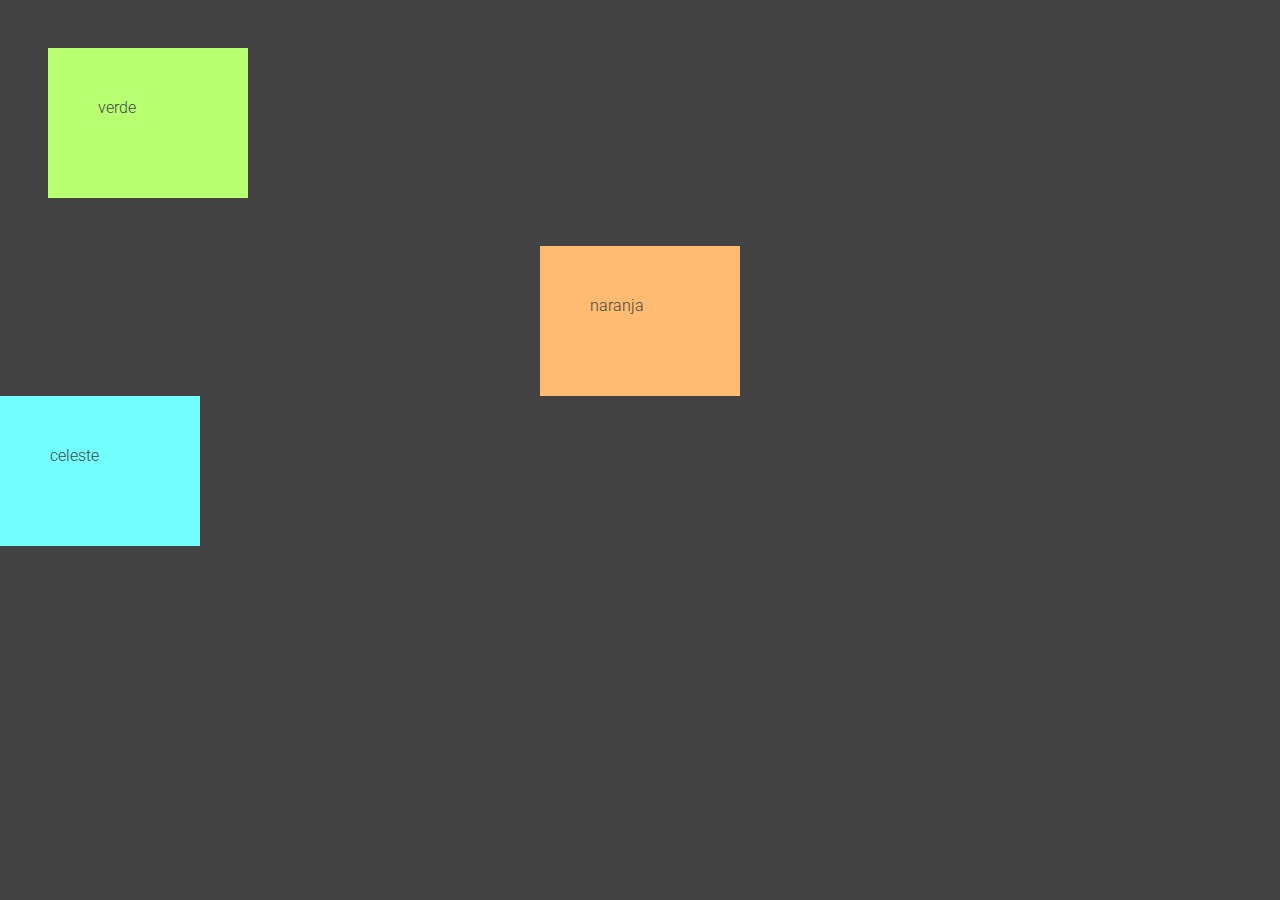
<file: clase1/boxModel.html>
<!doctype html>
<html lang="en">
<head>
    <meta charset="UTF-8">
    <meta name="viewport"
          content="width=device-width, user-scalable=no, initial-scale=1.0, maximum-scale=1.0, minimum-scale=1.0">
    <meta http-equiv="X-UA-Compatible" content="ie=edge">
    <title>Box Model</title>
    <link rel="stylesheet" href="css/boxModel.css">
</head>
<body>
    <div id="verde">verde</div>
    <div id="naranja">naranja</div>
    <div id="celeste">celeste</div>

</body>
</html>
</file>
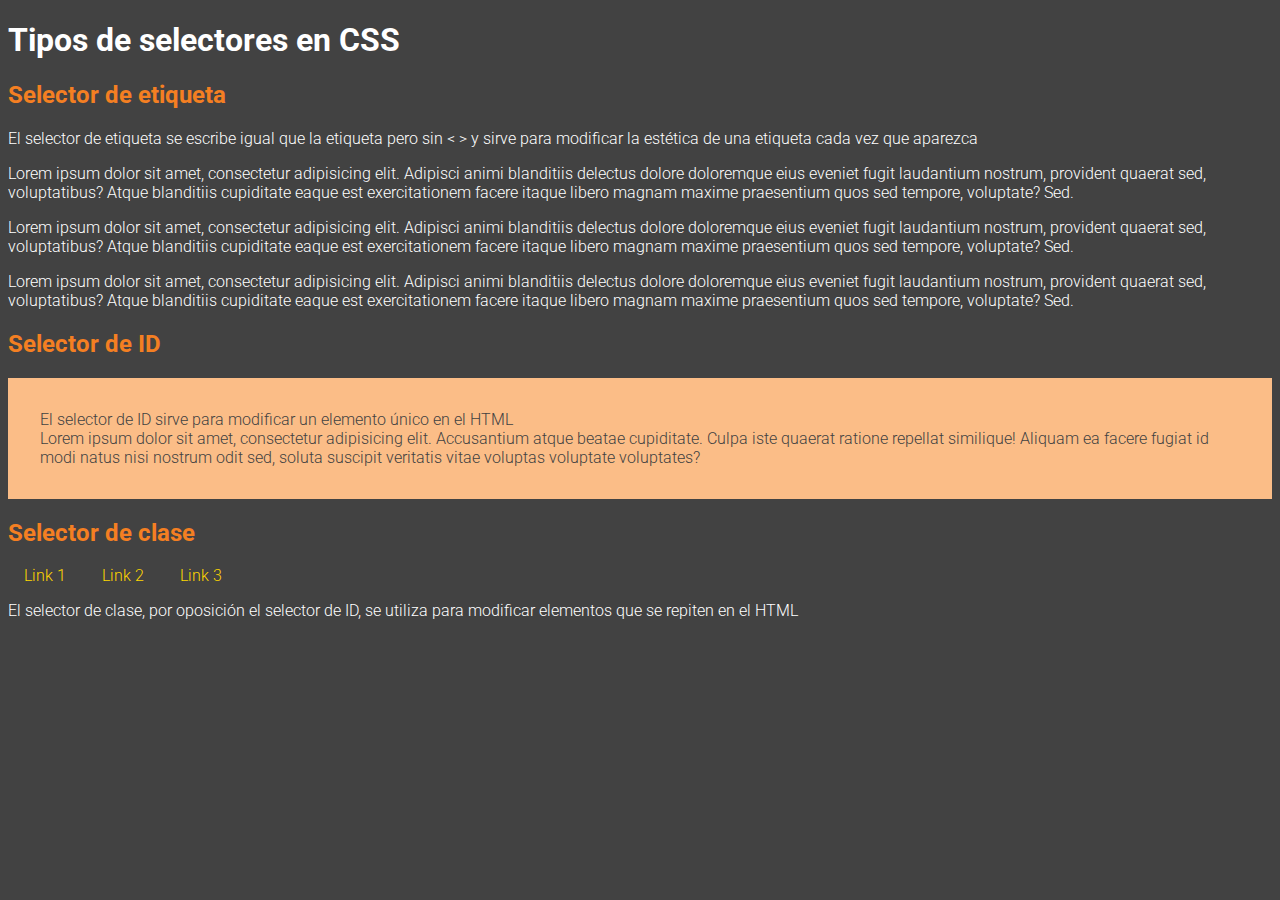
<file: clase1/selectores.html>
<!doctype html>
<html lang="en">
<head>
    <meta charset="UTF-8">
    <meta name="viewport"
          content="width=device-width, user-scalable=no, initial-scale=1.0, maximum-scale=1.0, minimum-scale=1.0">
    <meta http-equiv="X-UA-Compatible" content="ie=edge">
    <title>Tipos de selectores en CSS</title>
    <link rel="stylesheet" href="css/selectores.css">
</head>
<body>
<h1>Tipos de selectores en CSS</h1>
<h2>Selector de etiqueta</h2>
<p>
    El selector de etiqueta se escribe igual que la etiqueta pero sin &lt; &gt;
    y sirve para modificar la estética de una etiqueta cada vez que aparezca
</p>
<p>
    Lorem ipsum dolor sit amet, consectetur adipisicing elit. Adipisci animi blanditiis delectus dolore doloremque eius eveniet fugit laudantium nostrum, provident quaerat sed, voluptatibus? Atque blanditiis cupiditate eaque est exercitationem facere itaque libero magnam maxime praesentium quos sed tempore, voluptate? Sed.
</p>
<p>
    Lorem ipsum dolor sit amet, consectetur adipisicing elit. Adipisci animi blanditiis delectus dolore doloremque eius eveniet fugit laudantium nostrum, provident quaerat sed, voluptatibus? Atque blanditiis cupiditate eaque est exercitationem facere itaque libero magnam maxime praesentium quos sed tempore, voluptate? Sed.
</p>
<p>
    Lorem ipsum dolor sit amet, consectetur adipisicing elit. Adipisci animi blanditiis delectus dolore doloremque eius eveniet fugit laudantium nostrum, provident quaerat sed, voluptatibus? Atque blanditiis cupiditate eaque est exercitationem facere itaque libero magnam maxime praesentium quos sed tempore, voluptate? Sed.
</p>

<h2>Selector de ID</h2>
<p id="parrafo">
    El selector de ID sirve para modificar un elemento único en el HTML
    <br>
    Lorem ipsum dolor sit amet, consectetur adipisicing elit. Accusantium atque beatae cupiditate. Culpa iste quaerat ratione repellat similique! Aliquam ea facere fugiat id modi natus nisi nostrum odit sed, soluta suscipit veritatis vitae voluptas voluptate voluptates?
</p>

<h2>Selector de clase</h2>
<nav>
    <a class="enlace" href="#">Link 1</a>
    <a class="enlace" href="#">Link 2</a>
    <a class="enlace" href="#">Link 3</a>
</nav>
<p>
    El selector de clase, por oposición el selector de ID, se utiliza para modificar elementos que se repiten en el HTML
</p>

</body>
</html>
</file>
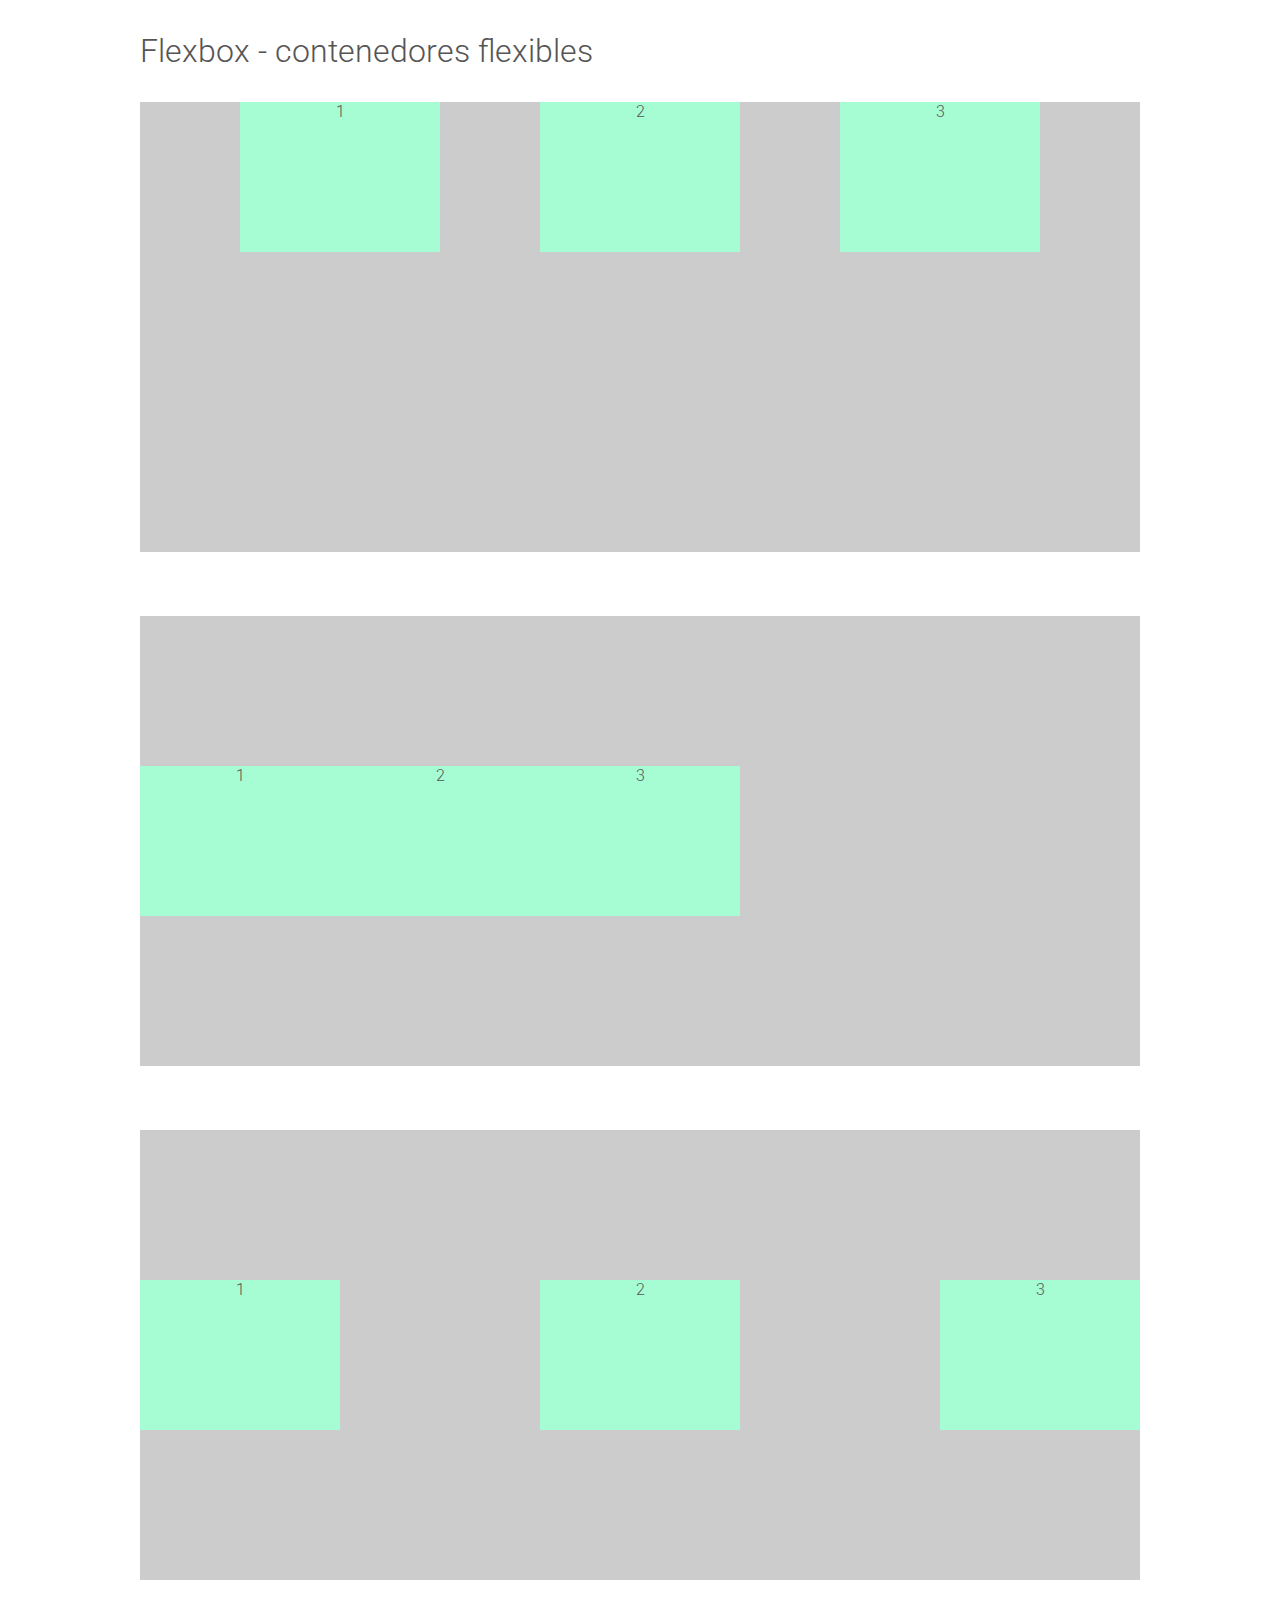
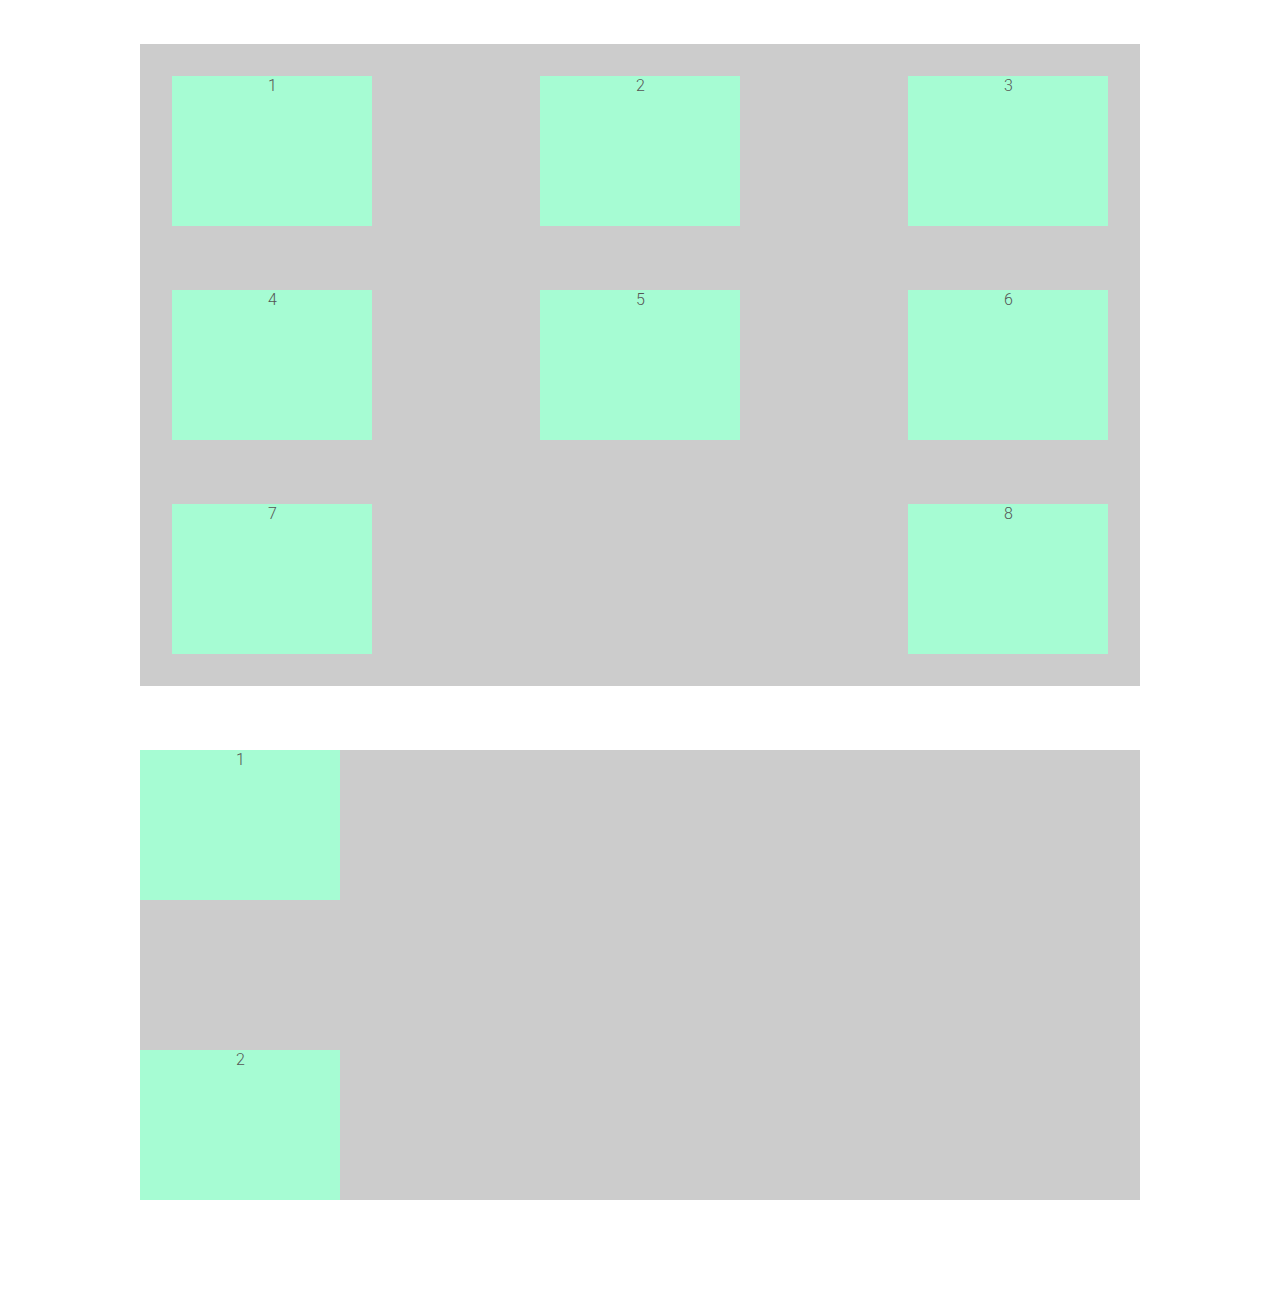
<file: clase2/flexbox.html>
<!doctype html>
<html lang="en">
<head>
    <meta charset="UTF-8">
    <meta name="viewport"
          content="width=device-width, user-scalable=no, initial-scale=1.0, maximum-scale=1.0, minimum-scale=1.0">
    <meta http-equiv="X-UA-Compatible" content="ie=edge">
    <title>Flexbox</title>
    <link rel="stylesheet" href="css/flexbox.css">
</head>
<body>
    <h1>Flexbox - contenedores flexibles</h1>

    <section id="contenedor">
        <div>1</div>
        <div>2</div>
        <div>3</div>
    </section>


    <section id="contenedor2">
        <div>1</div>
        <div>2</div>
        <div>3</div>
    </section>

    <section id="contenedor3">
        <div>1</div>
        <div>2</div>
        <div>3</div>
    </section>

    <section id="contenedor4">
        <div>1</div>
        <div>2</div>
        <div>3</div>
        <div>4</div>
        <div>5</div>
        <div>6</div>
        <div>7</div>
        <div>8</div>
    </section>

    <section id="contenedor5">
        <div>1</div>
        <div>2</div>

    </section>



</body>
</html>
</file>
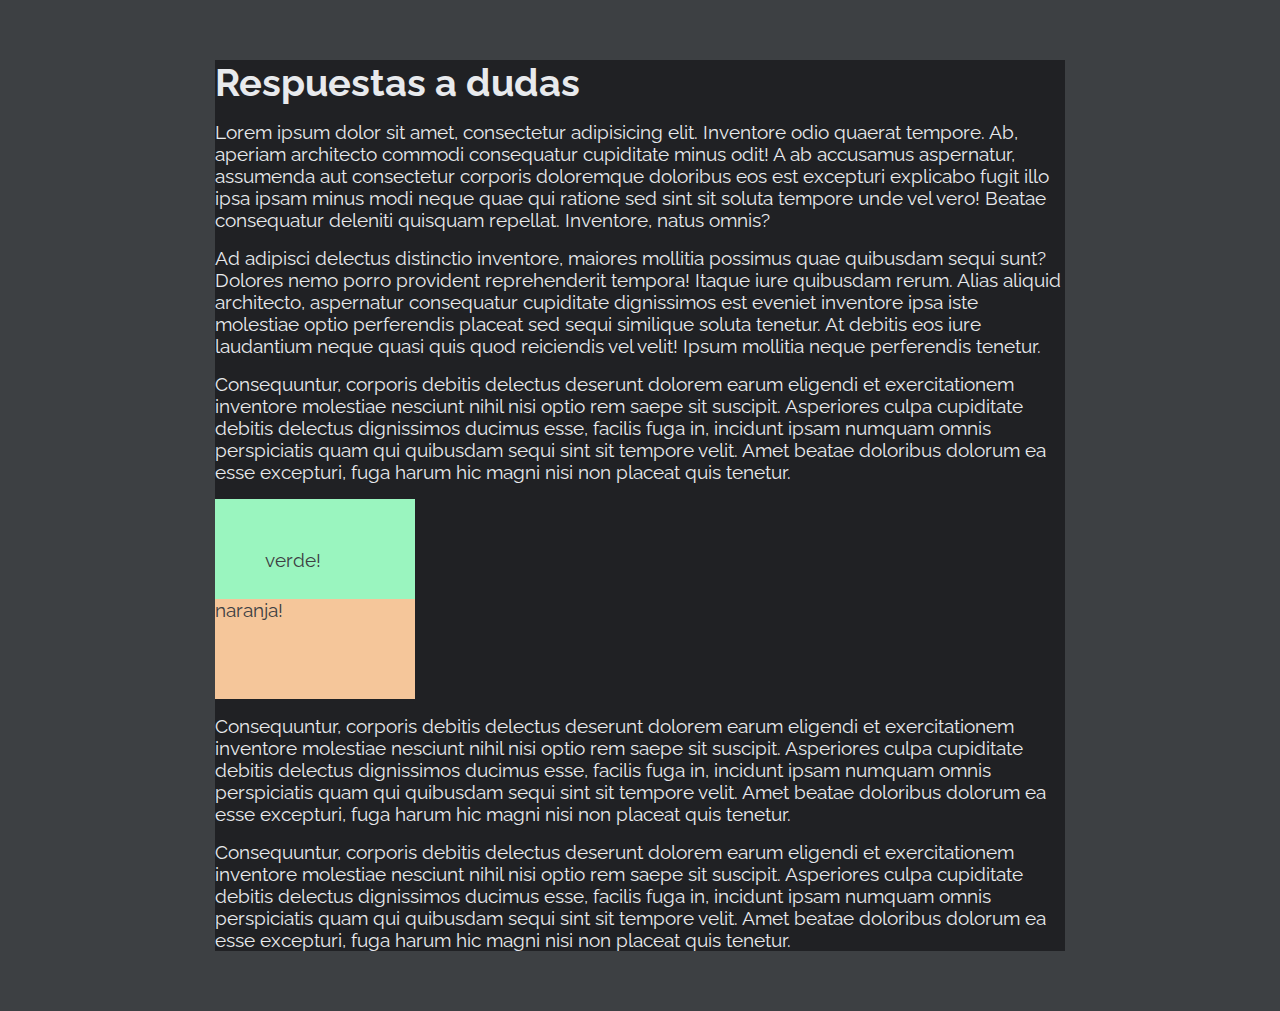
<file: clase4/dudas.html>
<!doctype html>
<html lang="en">
<head>
    <meta charset="UTF-8">
    <meta name="viewport"
          content="width=device-width, user-scalable=no, initial-scale=1.0, maximum-scale=1.0, minimum-scale=1.0">
    <meta http-equiv="X-UA-Compatible" content="ie=edge">
    <title>Document</title>
    <link rel="stylesheet" href="css/dudas.css">
</head>
<body>
    <main>
        <h1>Respuestas a dudas</h1>

        <p>Lorem ipsum dolor sit amet, consectetur adipisicing elit. Inventore odio quaerat tempore. Ab, aperiam
            architecto commodi consequatur cupiditate minus odit! A ab accusamus aspernatur, assumenda aut consectetur
            corporis doloremque doloribus eos est excepturi explicabo fugit illo ipsa ipsam minus modi neque quae qui
            ratione sed sint sit soluta tempore unde vel vero! Beatae consequatur deleniti quisquam repellat. Inventore,
            natus omnis?
        </p>
        <p>Ad adipisci delectus distinctio inventore, maiores mollitia possimus quae quibusdam sequi sunt? Dolores nemo
            porro provident reprehenderit tempora! Itaque iure quibusdam rerum. Alias aliquid architecto, aspernatur
            consequatur cupiditate dignissimos est eveniet inventore ipsa iste molestiae optio perferendis placeat sed
            sequi similique soluta tenetur. At debitis eos iure laudantium neque quasi quis quod reiciendis vel velit!
            Ipsum mollitia neque perferendis tenetur.
        </p>
        <p>Consequuntur, corporis debitis delectus deserunt dolorem earum eligendi et exercitationem inventore molestiae
            nesciunt nihil nisi optio rem saepe sit suscipit. Asperiores culpa cupiditate debitis delectus dignissimos
            ducimus esse, facilis fuga in, incidunt ipsam numquam omnis perspiciatis quam qui quibusdam sequi sint sit
            tempore velit. Amet beatae doloribus dolorum ea esse excepturi, fuga harum hic magni nisi non placeat quis
            tenetur.
        </p>

        <div id="verde">verde!</div>
        <div id="naranja">naranja!</div>

        <p>Consequuntur, corporis debitis delectus deserunt dolorem earum eligendi et exercitationem inventore molestiae
            nesciunt nihil nisi optio rem saepe sit suscipit. Asperiores culpa cupiditate debitis delectus dignissimos
            ducimus esse, facilis fuga in, incidunt ipsam numquam omnis perspiciatis quam qui quibusdam sequi sint sit
            tempore velit. Amet beatae doloribus dolorum ea esse excepturi, fuga harum hic magni nisi non placeat quis
            tenetur.
        </p>        <p>Consequuntur, corporis debitis delectus deserunt dolorem earum eligendi et exercitationem inventore molestiae
        nesciunt nihil nisi optio rem saepe sit suscipit. Asperiores culpa cupiditate debitis delectus dignissimos
        ducimus esse, facilis fuga in, incidunt ipsam numquam omnis perspiciatis quam qui quibusdam sequi sint sit
        tempore velit. Amet beatae doloribus dolorum ea esse excepturi, fuga harum hic magni nisi non placeat quis
        tenetur.
    </p>

    </main>


</body>
</html>
</file>
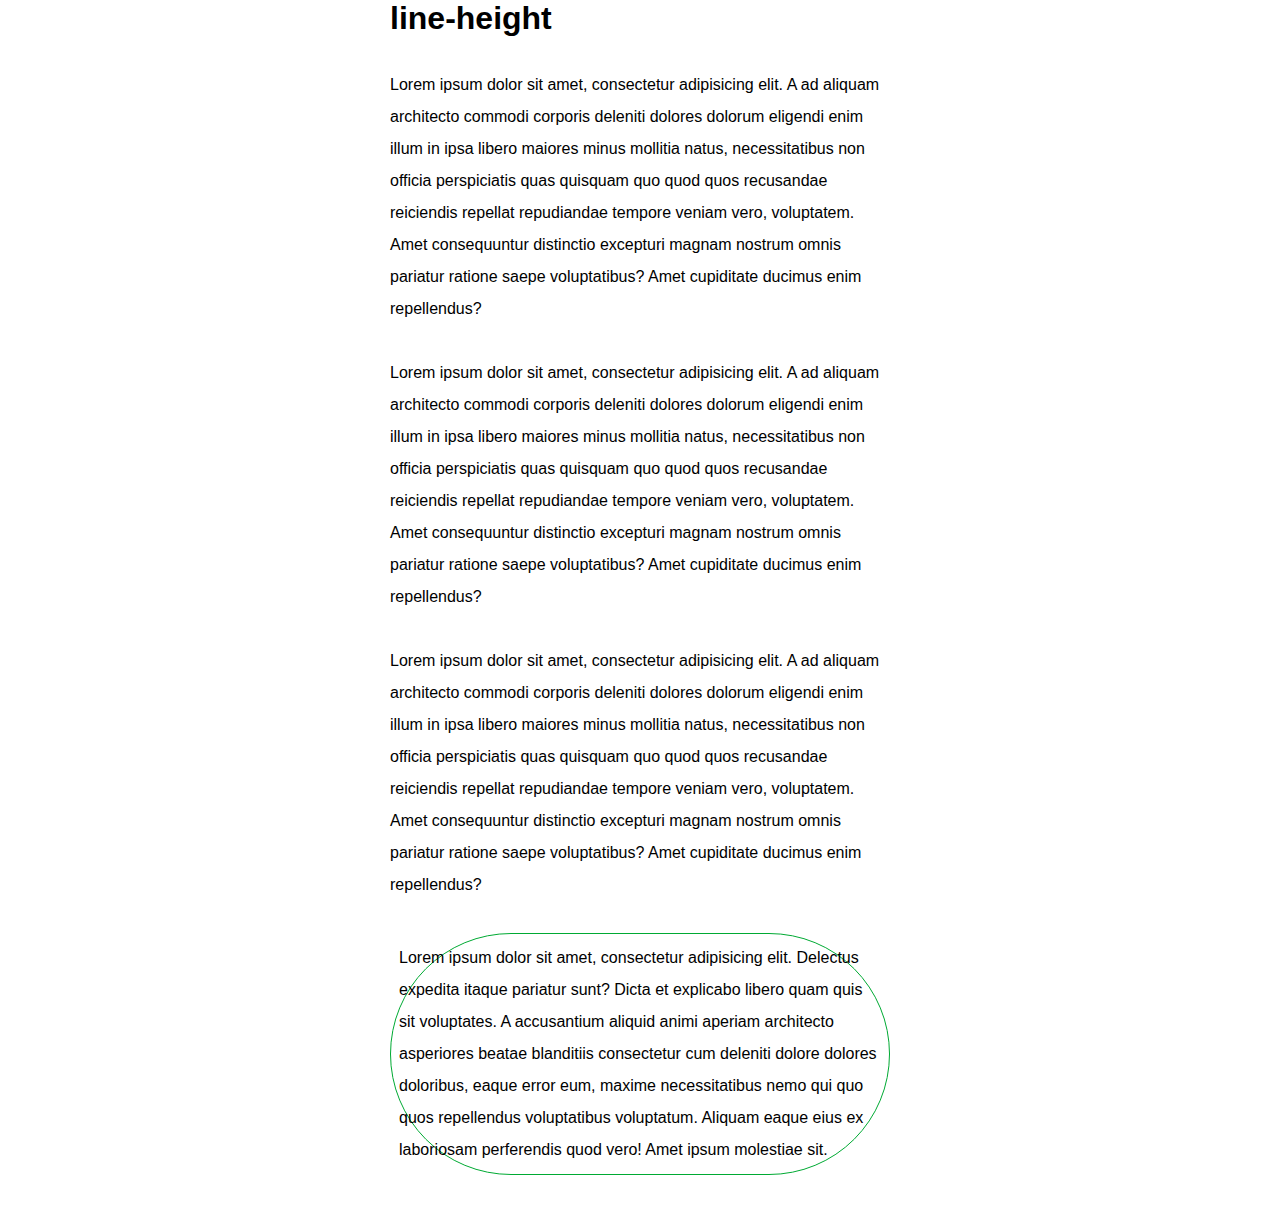
<file: clase8/line-height.html>
<!doctype html>
<html lang="en">
<head>
    <meta charset="UTF-8">
    <meta name="viewport"
          content="width=device-width, user-scalable=no, initial-scale=1.0, maximum-scale=1.0, minimum-scale=1.0">
    <meta http-equiv="X-UA-Compatible" content="ie=edge">
    <title>line-height</title>
    <link rel="stylesheet" href="css/line-height.css">
</head>
<body>
    <h1>line-height</h1>

    <p>
        Lorem ipsum dolor sit amet, consectetur adipisicing elit. A ad aliquam architecto commodi corporis deleniti dolores dolorum eligendi enim illum in ipsa libero maiores minus mollitia natus, necessitatibus non officia perspiciatis quas quisquam quo quod quos recusandae reiciendis repellat repudiandae tempore veniam vero, voluptatem. Amet consequuntur distinctio excepturi magnam nostrum omnis pariatur ratione saepe voluptatibus? Amet cupiditate ducimus enim repellendus?
    </p>
    <p>
        Lorem ipsum dolor sit amet, consectetur adipisicing elit. A ad aliquam architecto commodi corporis deleniti dolores dolorum eligendi enim illum in ipsa libero maiores minus mollitia natus, necessitatibus non officia perspiciatis quas quisquam quo quod quos recusandae reiciendis repellat repudiandae tempore veniam vero, voluptatem. Amet consequuntur distinctio excepturi magnam nostrum omnis pariatur ratione saepe voluptatibus? Amet cupiditate ducimus enim repellendus?
    </p>
    <p>
        Lorem ipsum dolor sit amet, consectetur adipisicing elit. A ad aliquam architecto commodi corporis deleniti dolores dolorum eligendi enim illum in ipsa libero maiores minus mollitia natus, necessitatibus non officia perspiciatis quas quisquam quo quod quos recusandae reiciendis repellat repudiandae tempore veniam vero, voluptatem. Amet consequuntur distinctio excepturi magnam nostrum omnis pariatur ratione saepe voluptatibus? Amet cupiditate ducimus enim repellendus?
    </p>

    <p id="redondo">
        Lorem ipsum dolor sit amet, consectetur adipisicing elit. Delectus expedita itaque pariatur sunt? Dicta et explicabo libero quam quis sit voluptates. A accusantium aliquid animi aperiam architecto asperiores beatae blanditiis consectetur cum deleniti dolore dolores doloribus, eaque error eum, maxime necessitatibus nemo qui quo quos repellendus voluptatibus voluptatum. Aliquam eaque eius ex laboriosam perferendis quod vero! Amet ipsum molestiae sit.
    </p>


</body>
</html>
</file>
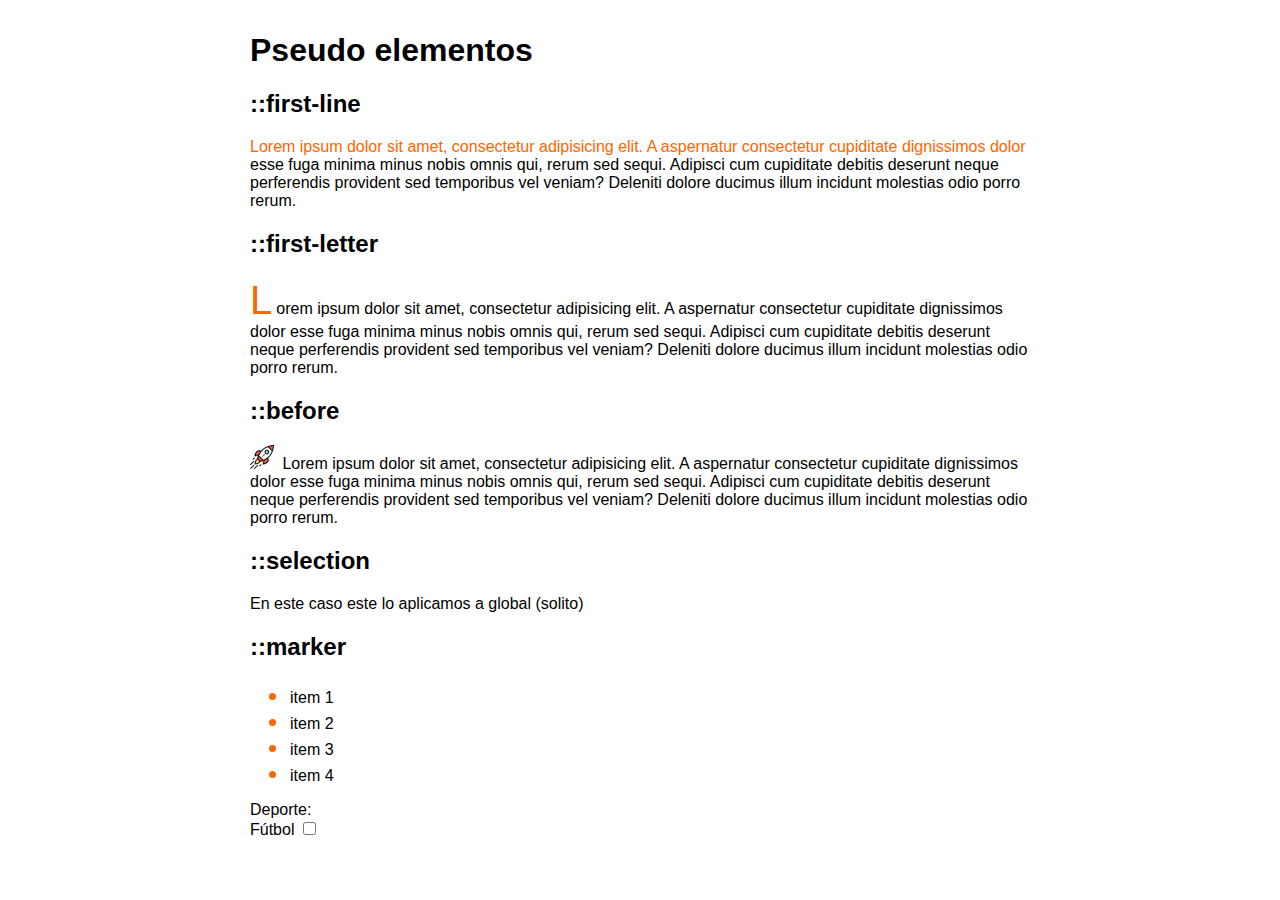
<file: clase9/pseudo-elementos.html>
<!doctype html>
<html lang="en">
<head>
    <meta charset="UTF-8">
    <meta name="viewport"
          content="width=device-width, user-scalable=no, initial-scale=1.0, maximum-scale=1.0, minimum-scale=1.0">
    <meta http-equiv="X-UA-Compatible" content="ie=edge">
    <title>Pseudo elementos</title>
    <link rel="stylesheet" href="css/pseudo-elementos.css">
</head>
<body>
    <h1>Pseudo elementos</h1>
    <h2>::first-line</h2>
    <section id="primero">
        <p>
            Lorem ipsum dolor sit amet, consectetur adipisicing elit. A aspernatur consectetur cupiditate dignissimos dolor esse fuga minima minus nobis omnis qui, rerum sed sequi. Adipisci cum cupiditate debitis deserunt neque perferendis provident sed temporibus vel veniam? Deleniti dolore ducimus illum incidunt molestias odio porro rerum.
        </p>
    </section>
    <h2>::first-letter</h2>
    <section id="segundo">
        <p>
            Lorem ipsum dolor sit amet, consectetur adipisicing elit. A aspernatur consectetur cupiditate dignissimos dolor esse fuga minima minus nobis omnis qui, rerum sed sequi. Adipisci cum cupiditate debitis deserunt neque perferendis provident sed temporibus vel veniam? Deleniti dolore ducimus illum incidunt molestias odio porro rerum.
        </p>
    </section>

    <h2>::before</h2>
    <section id="tercero">
        <p>
            Lorem ipsum dolor sit amet, consectetur adipisicing elit. A aspernatur consectetur cupiditate dignissimos dolor esse fuga minima minus nobis omnis qui, rerum sed sequi. Adipisci cum cupiditate debitis deserunt neque perferendis provident sed temporibus vel veniam? Deleniti dolore ducimus illum incidunt molestias odio porro rerum.
        </p>
    </section>
    <h2>::selection</h2>
    <p>
        En este caso este lo aplicamos a global (solito)
    </p>

    <h2>::marker</h2>
    <ul>
        <li>item 1</li>
        <li>item 2</li>
        <li>item 3</li>
        <li>item 4</li>
    </ul>

    Deporte:
    <br>
    <label>
    Fútbol
    <input type="checkbox" name="deporte" value="futbol">
    </label>

</body>
</html>
</file>
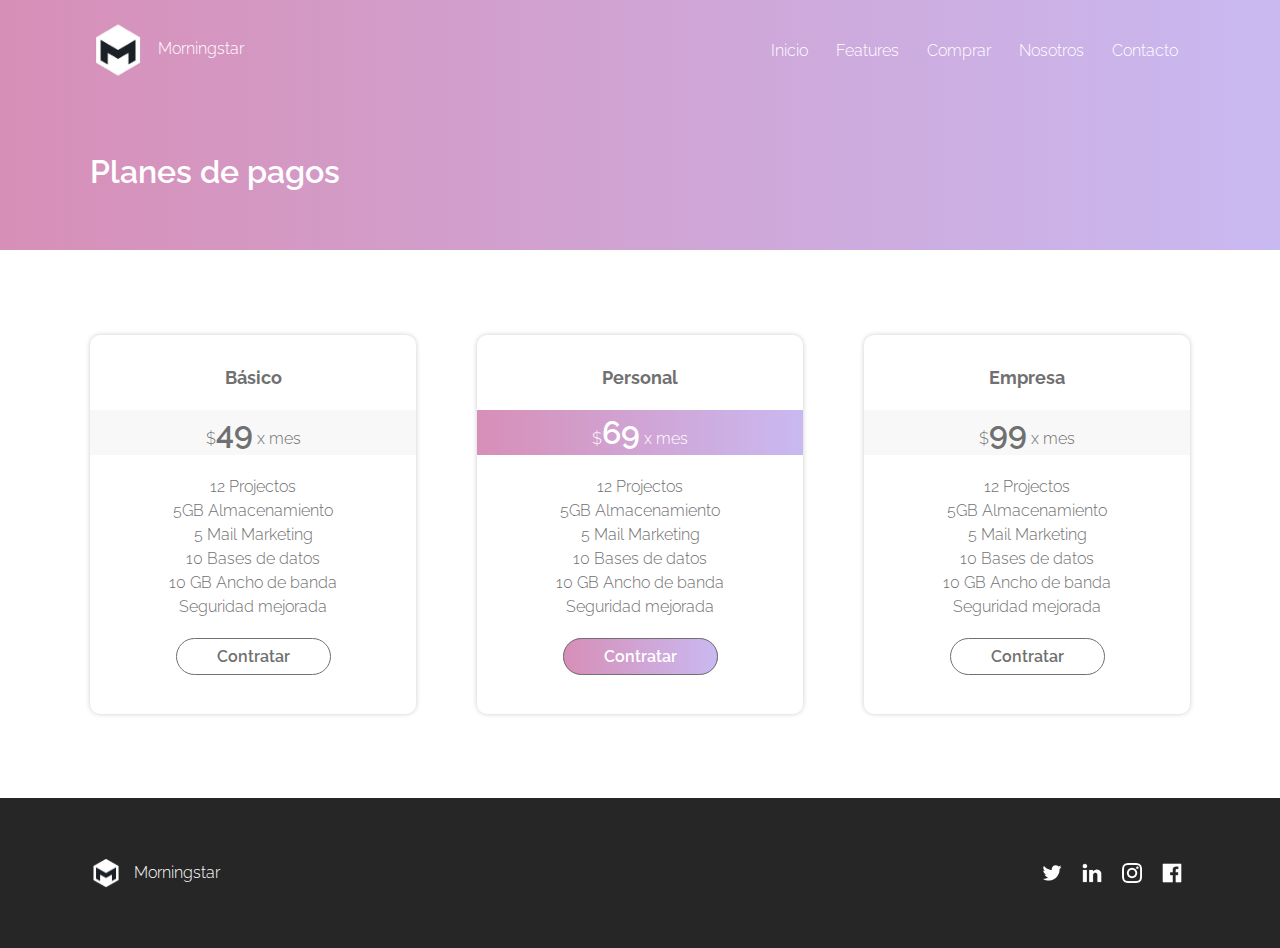
<file: sitio/comprar.html>
<!doctype html>
<html lang="en">
<head>
    <meta charset="UTF-8">
    <meta name="viewport"
          content="width=device-width, user-scalable=no, initial-scale=1.0, maximum-scale=1.0, minimum-scale=1.0">
    <meta http-equiv="X-UA-Compatible" content="ie=edge">
    <title>Morningstar</title>
    <link rel="stylesheet" href="css/styles.css">
</head>
<body>
    <header>
        <div>
            <!-- logo + empresa -->
            <a href="index.html">
                <img src="imgs/m-iso.png" alt="Morningstar logo">
                Morningstar
            </a>
            <!-- navegación -->
            <nav>
                <a href="index.html">Inicio</a>
                <a href="features.html">Features</a>
                <a href="comprar.html">Comprar</a>
                <a href="nosotros.html">Nosotros</a>
                <a href="contacto.html">Contacto</a>
            </nav>
        </div>
        <h1>Planes de pagos</h1>
    </header>

    <main>
        <section id="comprar">
            <article>
                <h2>Básico</h2>
                <div>
                    $<span>49</span> x mes
                </div>
                <ul>
                    <li>12 Projectos</li>
                    <li>5GB Almacenamiento</li>
                    <li>5 Mail Marketing</li>
                    <li>10 Bases de datos</li>
                    <li>10 GB Ancho de banda</li>
                    <li>Seguridad mejorada</li>
                </ul>
                <a href="#">Contratar</a>
            </article>
            <article id="personal">
                <h2>Personal</h2>
                <div>
                    $<span>69</span> x mes
                </div>
                <ul>
                    <li>12 Projectos</li>
                    <li>5GB Almacenamiento</li>
                    <li>5 Mail Marketing</li>
                    <li>10 Bases de datos</li>
                    <li>10 GB Ancho de banda</li>
                    <li>Seguridad mejorada</li>
                </ul>
                <a href="#">Contratar</a>
            </article>
            <article>
                <h2>Empresa</h2>
                <div>
                    $<span>99</span> x mes
                </div>
                <ul>
                    <li>12 Projectos</li>
                    <li>5GB Almacenamiento</li>
                    <li>5 Mail Marketing</li>
                    <li>10 Bases de datos</li>
                    <li>10 GB Ancho de banda</li>
                    <li>Seguridad mejorada</li>
                </ul>
                <a href="#">Contratar</a>
            </article>
        </section>
    </main>
    <footer>

        <div>
            <!-- iso + empresa -->
            <a href="index.html">
                <img src="imgs/m-iso.png" alt="Logo Morningstar">
                Morningstar
            </a>

            <!-- enlaces a redes sociales -->
            <nav>
                <a href="#" target="_blank">
                    <img src="imgs/twitter-w.png" alt="Twitter logo">
                </a>
                <a href="#" target="_blank">
                    <img src="imgs/linkedin-w.png" alt="LinkedIn logo">
                </a>
                <a href="#" target="_blank">
                    <img src="imgs/instagram-w.png" alt="Instagram logo">
                </a>
                <a href="#" target="_blank">
                    <img src="imgs/facebook-w.png" alt="Facebook logo">
                </a>
            </nav>
        </div>

    </footer>
</body>
</html>
</file>
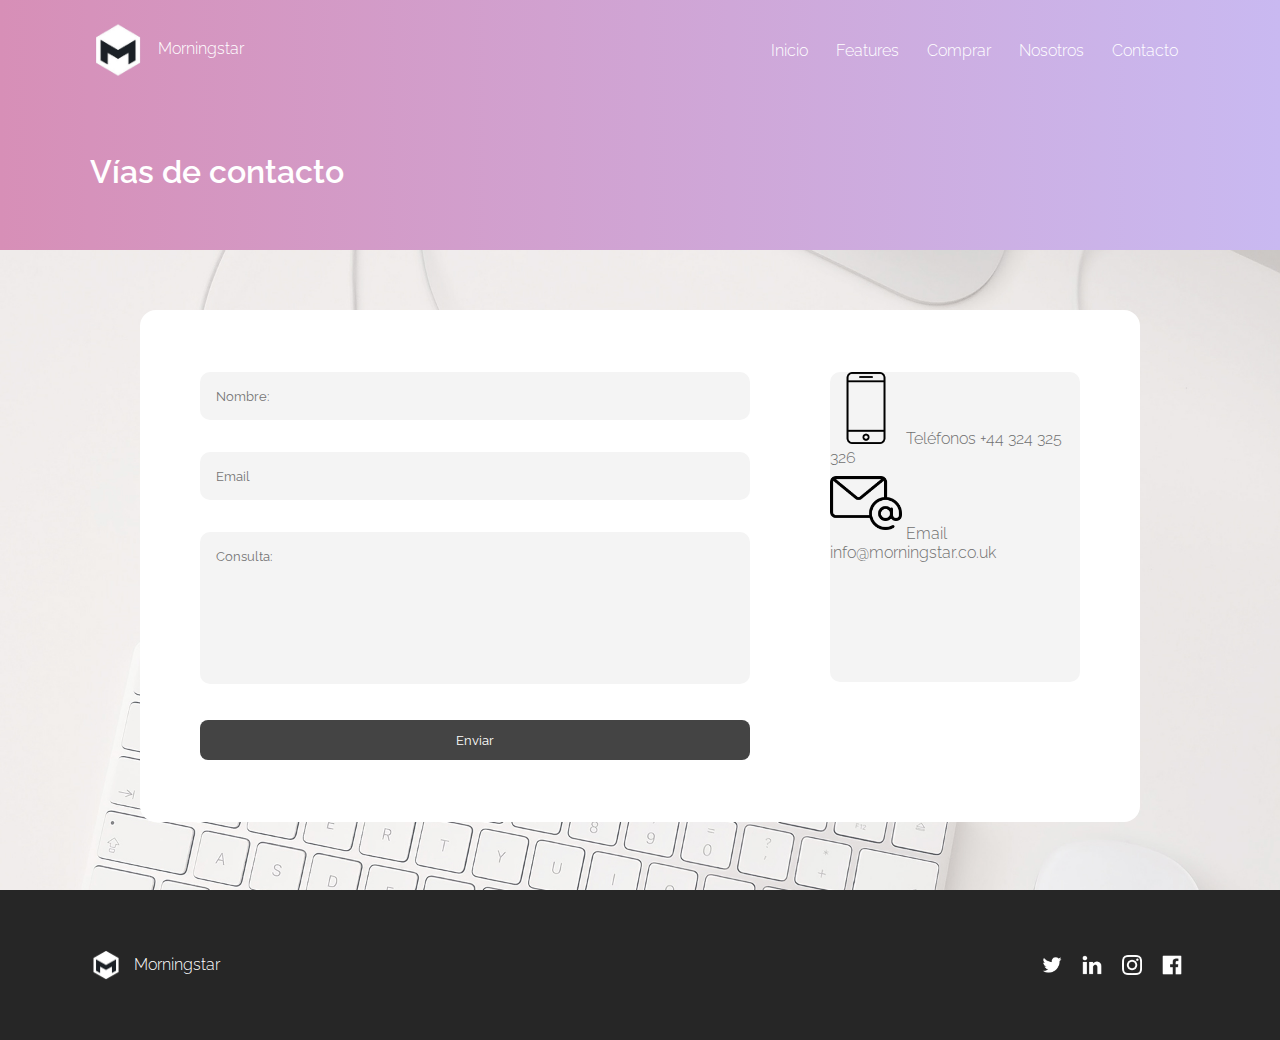
<file: sitio/contacto.html>
<!doctype html>
<html lang="en">
<head>
    <meta charset="UTF-8">
    <meta name="viewport"
          content="width=device-width, user-scalable=no, initial-scale=1.0, maximum-scale=1.0, minimum-scale=1.0">
    <meta http-equiv="X-UA-Compatible" content="ie=edge">
    <title>Morningstar</title>
    <link rel="stylesheet" href="css/styles.css">
</head>
<body>
    <header>
        <div>
            <!-- logo + empresa -->
            <a href="index.html">
                <img src="imgs/m-iso.png" alt="Morningstar logo">
                Morningstar
            </a>
            <!-- navegación -->
            <nav>
                <a href="index.html">Inicio</a>
                <a href="features.html">Features</a>
                <a href="comprar.html">Comprar</a>
                <a href="nosotros.html">Nosotros</a>
                <a href="contacto.html">Contacto</a>
            </nav>
        </div>
        <h1>Vías de contacto</h1>
    </header>

    <main id="main-contacto">
        <form action="">

            <section>
                <input type="text" name="nombre" placeholder="Nombre:">
                <input type="email" name="email" placeholder="Email">
                <textarea name="consulta" placeholder="Consulta:"></textarea>
                <button>Enviar</button>
            </section>
            <div>
                <article>
                    <img src="imgs/smartphone.png" alt="Teléfono">
                    Teléfonos
                    +44 324 325 326
                </article>
                <article>
                    <img src="imgs/email.png" alt="Email">
                    Email
                    info@morningstar.co.uk
                </article>
            </div>
        </form>
    </main>
    <footer>

        <div>
            <!-- iso + empresa -->
            <a href="index.html">
                <img src="imgs/m-iso.png" alt="Logo Morningstar">
                Morningstar
            </a>

            <!-- enlaces a redes sociales -->
            <nav>
                <a href="#" target="_blank">
                    <img src="imgs/twitter-w.png" alt="Twitter logo">
                </a>
                <a href="#" target="_blank">
                    <img src="imgs/linkedin-w.png" alt="LinkedIn logo">
                </a>
                <a href="#" target="_blank">
                    <img src="imgs/instagram-w.png" alt="Instagram logo">
                </a>
                <a href="#" target="_blank">
                    <img src="imgs/facebook-w.png" alt="Facebook logo">
                </a>
            </nav>
        </div>

    </footer>
</body>
</html>
</file>
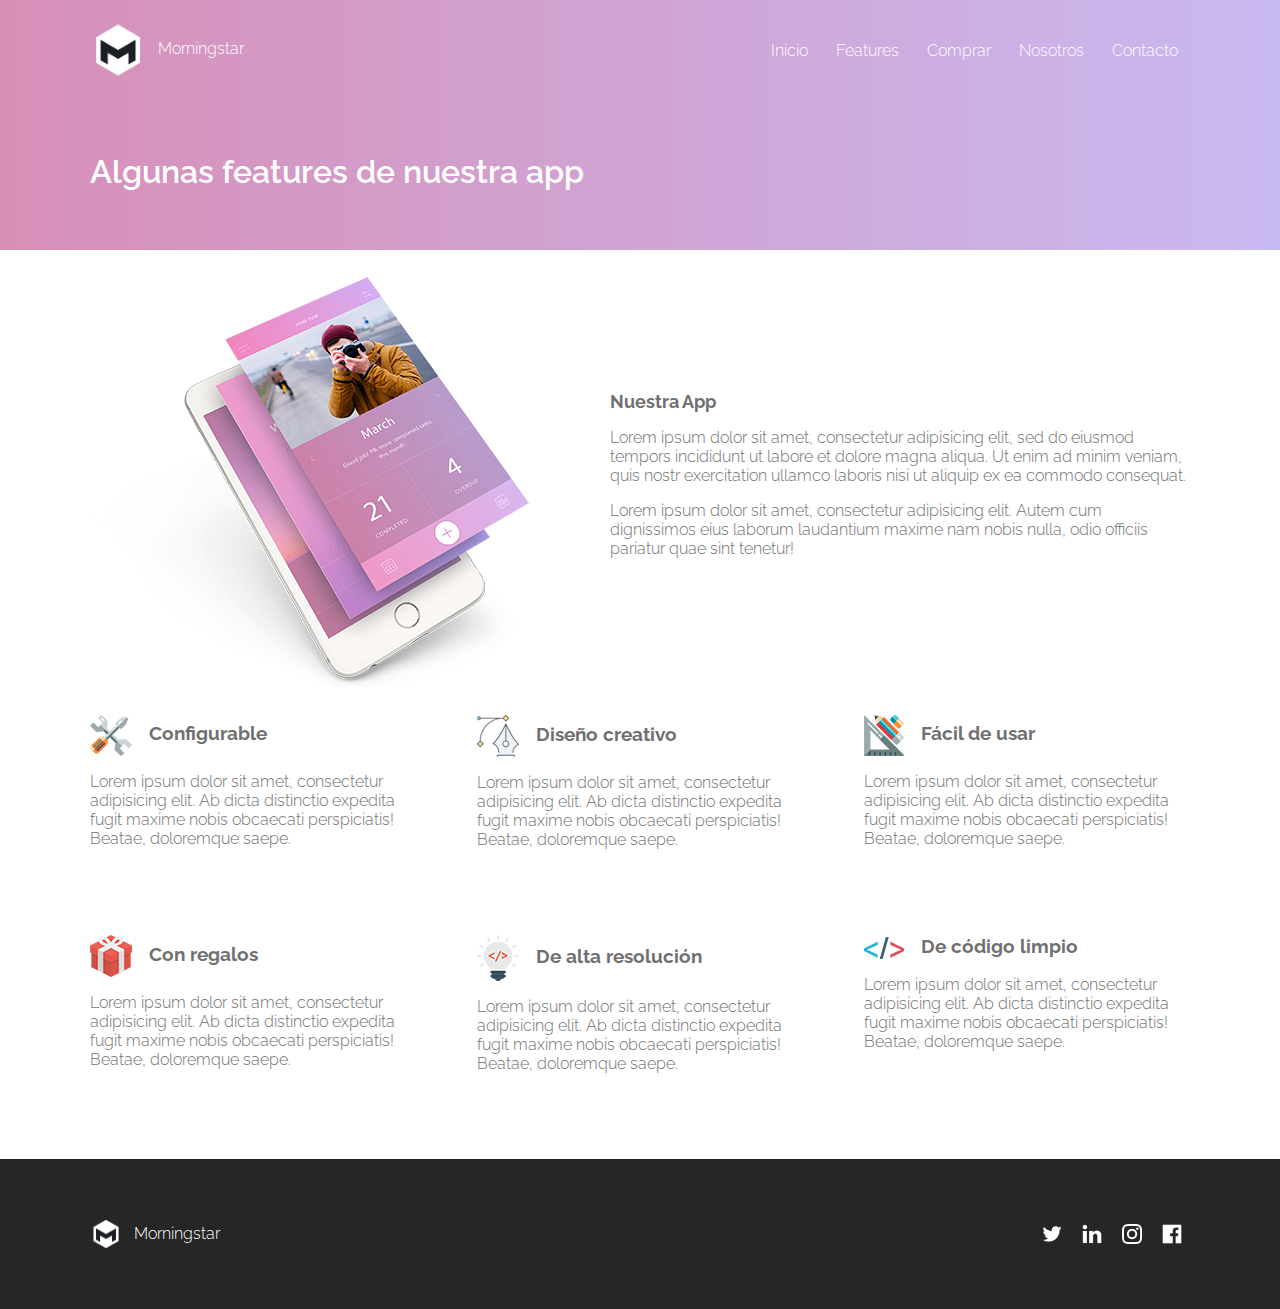
<file: sitio/features.html>
<!doctype html>
<html lang="en">
<head>
    <meta charset="UTF-8">
    <meta name="viewport"
          content="width=device-width, user-scalable=no, initial-scale=1.0, maximum-scale=1.0, minimum-scale=1.0">
    <meta http-equiv="X-UA-Compatible" content="ie=edge">
    <title>Morningstar</title>
    <link rel="stylesheet" href="css/styles.css">
</head>
<body>
    <header>
        <div>
            <!-- logo + empresa -->
            <a href="index.html">
                <img src="imgs/m-iso.png" alt="Morningstar logo">
                Morningstar
            </a>
            <!-- navegación -->
            <nav>
                <a href="index.html">Inicio</a>
                <a href="features.html">Features</a>
                <a href="comprar.html">Comprar</a>
                <a href="nosotros.html">Nosotros</a>
                <a href="contacto.html">Contacto</a>
            </nav>
        </div>
        <h1>Algunas features de nuestra app</h1>
    </header>

    <main>
        <section id="nuestra-app">
            <img src="imgs/nuestra-app.png" alt="Nuestra app">
            <article>
                <h2>Nuestra App</h2>
                <p>
                    Lorem ipsum dolor sit amet, consectetur adipisicing elit, sed do eiusmod tempors incididunt ut labore et dolore magna aliqua. Ut enim ad minim veniam, quis nostr exercitation ullamco laboris nisi ut aliquip ex ea commodo consequat.
                </p>
                <p>
                    Lorem ipsum dolor sit amet, consectetur adipisicing elit. Autem cum dignissimos eius laborum laudantium maxime nam nobis nulla, odio officiis pariatur quae sint tenetur!
                </p>
            </article>
        </section>
        <section id="features">
            <article>
                <h3>
                    <img src="imgs/icon-01.png" alt="Configurable">
                    Configurable
                </h3>
                <p>
                    Lorem ipsum dolor sit amet, consectetur adipisicing elit. Ab dicta distinctio expedita fugit maxime nobis obcaecati perspiciatis! Beatae, doloremque saepe.
                </p>
            </article>
            <article>
                <h3>
                    <img src="imgs/icon-02.png" alt="Diseño creativo">
                    Diseño creativo
                </h3>
                <p>
                    Lorem ipsum dolor sit amet, consectetur adipisicing elit. Ab dicta distinctio expedita fugit maxime nobis obcaecati perspiciatis! Beatae, doloremque saepe.
                </p>
            </article>
            <article>
                <h3>
                    <img src="imgs/icon-03.png" alt="Fácil de usar">
                    Fácil de usar
                </h3>
                <p>
                    Lorem ipsum dolor sit amet, consectetur adipisicing elit. Ab dicta distinctio expedita fugit maxime nobis obcaecati perspiciatis! Beatae, doloremque saepe.
                </p>
            </article>
            <article>
                <h3>
                    <img src="imgs/icon-04.png" alt="Con regalos">
                    Con regalos
                </h3>
                <p>
                    Lorem ipsum dolor sit amet, consectetur adipisicing elit. Ab dicta distinctio expedita fugit maxime nobis obcaecati perspiciatis! Beatae, doloremque saepe.
                </p>
            </article>
            <article>
                <h3>
                    <img src="imgs/icon-05.png" alt="De alta resolución ">
                    De alta resolución
                </h3>
                <p>
                    Lorem ipsum dolor sit amet, consectetur adipisicing elit. Ab dicta distinctio expedita fugit maxime nobis obcaecati perspiciatis! Beatae, doloremque saepe.
                </p>
            </article>
            <article>
                <h3>
                    <img src="imgs/icon-06.png" alt="De código limpio">
                    De código limpio
                </h3>
                <p>
                    Lorem ipsum dolor sit amet, consectetur adipisicing elit. Ab dicta distinctio expedita fugit maxime nobis obcaecati perspiciatis! Beatae, doloremque saepe.
                </p>
            </article>
        </section>

    </main>
    <footer>

        <div>
            <!-- iso + empresa -->
            <a href="index.html">
                <img src="imgs/m-iso.png" alt="Logo Morningstar">
                Morningstar
            </a>

            <!-- enlaces a redes sociales -->
            <nav>
                <a href="#" target="_blank">
                    <img src="imgs/twitter-w.png" alt="Twitter logo">
                </a>
                <a href="#" target="_blank">
                    <img src="imgs/linkedin-w.png" alt="LinkedIn logo">
                </a>
                <a href="#" target="_blank">
                    <img src="imgs/instagram-w.png" alt="Instagram logo">
                </a>
                <a href="#" target="_blank">
                    <img src="imgs/facebook-w.png" alt="Facebook logo">
                </a>
            </nav>
        </div>

    </footer>
</body>
</html>
</file>
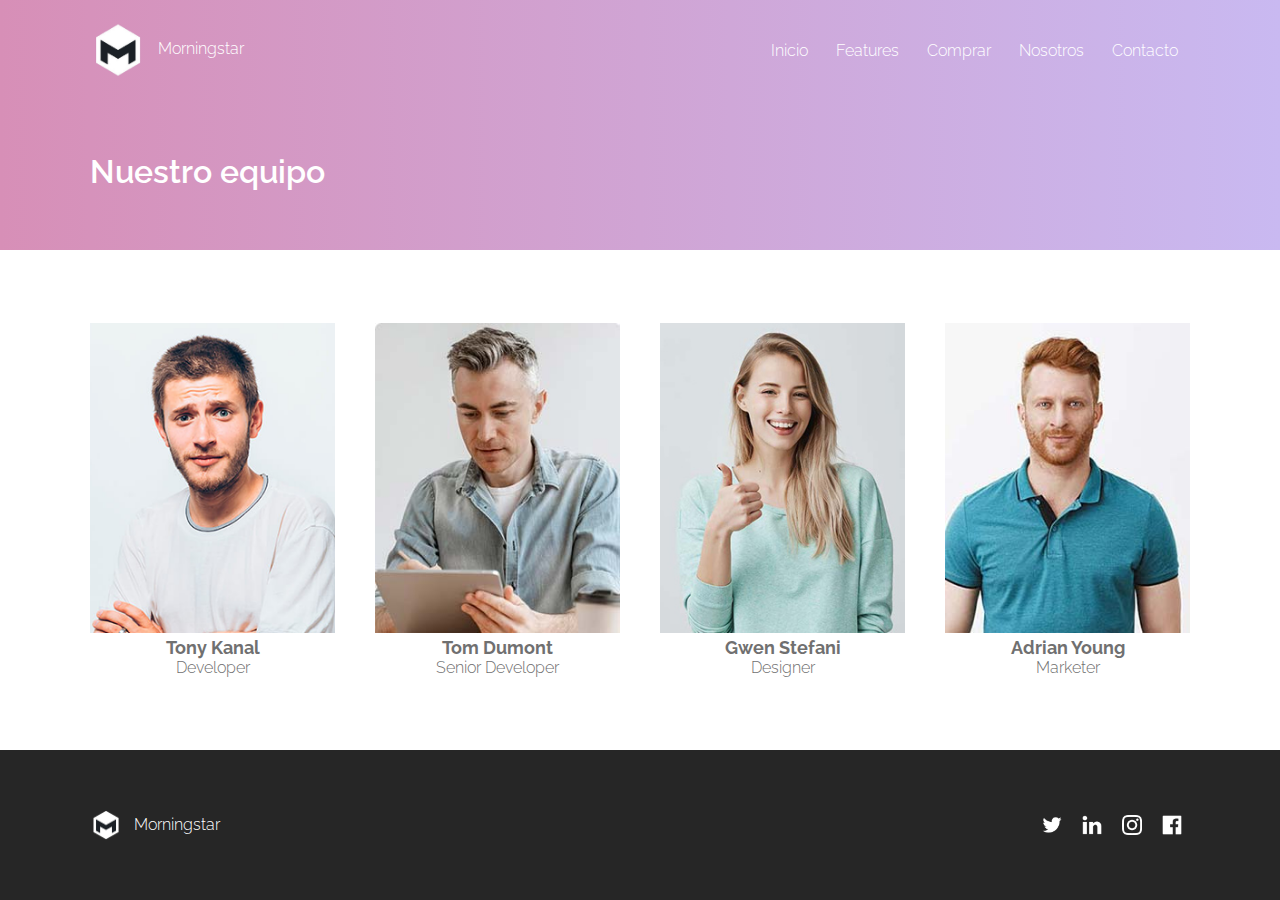
<file: sitio/nosotros.html>
<!doctype html>
<html lang="en">
<head>
    <meta charset="UTF-8">
    <meta name="viewport"
          content="width=device-width, user-scalable=no, initial-scale=1.0, maximum-scale=1.0, minimum-scale=1.0">
    <meta http-equiv="X-UA-Compatible" content="ie=edge">
    <title>Morningstar</title>
    <link rel="stylesheet" href="css/styles.css">
</head>
<body>
    <header>
        <div>
            <!-- logo + empresa -->
            <a href="index.html">
                <img src="imgs/m-iso.png" alt="Morningstar logo">
                Morningstar
            </a>
            <!-- navegación -->
            <nav>
                <a href="index.html">Inicio</a>
                <a href="features.html">Features</a>
                <a href="comprar.html">Comprar</a>
                <a href="nosotros.html">Nosotros</a>
                <a href="contacto.html">Contacto</a>
            </nav>
        </div>
        <h1>Nuestro equipo</h1>
    </header>

    <main>

        <section id="nosotros">

            <article>
                <img src="imgs/team-1.png" alt="Team 1">
                <h2>Tony Kanal</h2>
                Developer
            </article>
            <article>
                <img src="imgs/team-2.jpg" alt="Team 2">
                <h2>Tom Dumont</h2>
                Senior Developer
            </article>
            <article>
                <img src="imgs/team-3.jpg" alt="Team 3">
                <h2>Gwen Stefani</h2>
                Designer
            </article>
            <article>
                <img src="imgs/team-4.jpg" alt="Team 3">
                <h2>Adrian Young</h2>
                Marketer
            </article>



        </section>


    </main>
    <footer>

        <div>
            <!-- iso + empresa -->
            <a href="index.html">
                <img src="imgs/m-iso.png" alt="Logo Morningstar">
                Morningstar
            </a>

            <!-- enlaces a redes sociales -->
            <nav>
                <a href="#" target="_blank">
                    <img src="imgs/twitter-w.png" alt="Twitter logo">
                </a>
                <a href="#" target="_blank">
                    <img src="imgs/linkedin-w.png" alt="LinkedIn logo">
                </a>
                <a href="#" target="_blank">
                    <img src="imgs/instagram-w.png" alt="Instagram logo">
                </a>
                <a href="#" target="_blank">
                    <img src="imgs/facebook-w.png" alt="Facebook logo">
                </a>
            </nav>
        </div>

    </footer>
</body>
</html>
</file>
<file: clase1/css/selectores.css>
@import url('https://fonts.googleapis.com/css2?family=Roboto:wght@300;500&display=swap');

body{
    font-family: Roboto;
    font-weight: 300;
    color: #fff;
    background-color: #424242;
}
h2{
    color: #f47f22;
}
/*  selector de ID */
#parrafo{
    background-color: #fbbd87;
    color:  #424242;
    padding: 32px;
}

/* selector de clase */
.enlace{
    color: gold;
    padding: 16px;
    text-decoration: none;
}
</file>
<file: clase4/css/dudas.css>
@import url('https://fonts.googleapis.com/css2?family=Raleway:wght@300;600&display=swap');

*{
    padding: 0;
    margin: 0;
    box-sizing: border-box;
}

body{
    font-family: Raleway, sans-serif;
    background-color: #3D4043;
    color: #E8EAED;
    font-size: 1.2em;
}
main{
    width: 850px;
    margin: 60px auto;

    min-height: 800px;

    background-color: #202124;
}
main p{
    margin: 16px 0px;
}

#verde,
#naranja{
    width: 200px;
    height: 100px;
    color: #3D4043;
}
#verde{
    background-color: #9af5bf;
    padding: 50px;
}
#naranja{
    background-color: #f5c69a;
}
</file>
<file: clase8/css/line-height.css>
*{
    margin: 0px;
    padding: 0px;
}
body{
    font-family: Raleway, sans-serif;
    width: 500px;
    margin: auto;
}
p{
    line-height: 32px;
    margin: 32px 0px;
}

#redondo{
    padding: 8px;
    border: 1px solid #0a3;
    border-radius: 150px;
}
</file>
<file: clase9/css/pseudo-elementos.css>
body{
    font-family: Raleway, sans-serif;
    width: 780px;
    margin: 32px auto;
}
::selection{
    background-color: #f9decb;
    color: #ff6600;
}

#primero p::first-line{
   color: #f60;
}

/*
#primero p::selection{
    background-color: #f9decb;
    color: #ff6600;
}
*/

#segundo p::first-letter{
    color: #ff6600;
    font-size: 40px;
    margin-right: 4px;
}
#tercero p::before {
    content: url(../imgs/rocket.png);
    margin-right: 4px;
}

ul li::marker{
    color: #f60;
    font-size: 24px;
}
</file>
<file: sitio/css/styles.css>
@import url('https://fonts.googleapis.com/css2?family=Raleway:wght@300;600&display=swap');

*{
    margin: 0px;
    padding: 0px;
    box-sizing: border-box;
}

body{
    font-family: Raleway, sans-serif;
    font-size: 16px;
    font-weight: 300;
    color: #707070;
}

/* globales */
    h2{
        font-size: 18px;
    }

header{
    min-height: 250px;
    background: rgb(215,143,183);
    background: linear-gradient(90deg, rgba(215,143,183,1) 0%, rgba(201,185,241,1) 100%);
}
    header a{
        text-decoration: none;
        color: #fff;
    }

    header h1{
        width: 1100px;
        margin: 53px auto 0px auto;
        color: #fff;
        font-size: 32px;
        font-weight: 600;
    }

    header div{
        height: 100px;
        width: 1100px;
        margin: auto; /* centrar la caja */

        display: flex;
        justify-content: space-between;
        align-items: center;
    }

    header div a img{
        width: 56px;
        margin-right: 8px;
        vertical-align: middle;
    }
    header nav a{
        padding: 12px;
    }

/*###  hero - banner  ###*/
    #hero{
        width: 1100px;
        height: 600px;
        margin: auto;
        display: flex;
        align-items: center;
    }
    #hero article{
        width: 630px;
    }
    #hero article p{
        color: #fff;
        margin: 26px 0px;
    }
    #hero img{
        margin: auto;
    }
    #hero div{
        width: 630px;
        display: flex;
        justify-content: space-evenly;
    }
    #hero div a{
        padding: 8px 56px;
        border-radius: 32px;
        border: 1px solid #fff;
        transition: 300ms;
    }
    #hero div a:hover{
        color: rgb(215,143,183);
        background-color: #fff;
    }

/*###  main  ###*/
main{
    width: 1100px;
    margin: auto;
    min-height: 450px;
}
/*###  index  ###*/
#contenido-index{
    width: 1100px;
    height: 500px;
    display: flex;
    justify-content: space-between;
    align-items: center;
}
    #contenido-index article{
        width: 280px;
        text-align: center;
    }
    #contenido-index article img{
        width: 72px;
        border: 1px solid #707070;
        border-radius: 100%;
    }
    #contenido-index article h2{
        margin: 28px 0px;
    }

/*### Nuestra app ###*/
    #nuestra-app{
        height: 465px;
        display: flex;
        justify-content: space-between;
        align-items: center;
    }
    #nuestra-app article{
        width: 580px;
    }
    #nuestra-app article p {
        margin: 16px 0;
    }
    /* features */
    #features{
        height: 444px;
        display: flex;
        flex-wrap: wrap; /* respeta anchos */
        justify-content: space-between;
    }
    #features article{
        width: 326px;
    }
    #features article h3{
        margin-bottom: 16px;
    }
    #features article h3 img{
        margin-right: 12px;
        vertical-align: middle;
    }
    

/*###  nosotros  ###*/
    #nosotros{
        height: 500px;
        display: flex;
        justify-content: space-between;
        align-items: center;
        text-align: center;
    }

    #nosotros img{
        width: 245px;
        height: 310px;
    }
/*###  comprar  ###*/
#comprar{
    height: 548px;
    display: flex;
    justify-content: space-between;
    align-items: center;
}
    #comprar article{
        width: 326px;
        padding: 32px 0 48px 0;
        text-align: center;
        border-radius: 10px;
        box-shadow: 0px 0px 5px #ccc;
    }
    #comprar div{
        padding: 4px 0px;
        margin: 22px 0px 20px 0px;
        background-color: #F8F8F8;
    }
    #comprar article div span{
        font-size: 32px;
        font-weight: 600;
    }
    #comprar ul{
        list-style: none;
        line-height: 24px;
        margin-bottom: 28px;
    }
    #comprar ul li{
        /*margin: 8px 0px;*/
    }
    #comprar article a{
        padding: 8px 40px;
        border: 1px solid #707070;
        border-radius: 20px;
        text-decoration: none;
        color: #707070;
        font-weight: 600;
        transition: 500ms;
    }
    #comprar article a:hover{
        background-color: #707070;
        color: #fff;
    }
/* call to action */
    #personal div,
    #personal a
    {
        background: rgb(215,143,183);
        background: linear-gradient(90deg, rgba(215,143,183,1) 0%, rgba(201,185,241,1) 100%);
        color: #fff !important;
    }
    #personal a:hover{
        background: linear-gradient(0deg, rgba(215,143,183,1) 0%, rgba(201,185,241,1) 100%);
    }

/*###  main-contacto  ###*/
#main-contacto{
    width: 100%;
    height: 640px;
    padding-top: 60px;
    background-image: url(../imgs/bg-contacto.jpg);
    background-size: cover;
    background-repeat: no-repeat;
}

    #main-contacto form{
        width: 1000px;
        margin: auto;
        padding: 62px 60px;
        background-color: #fff;
        border-radius: 16px;
        display: flex;
        justify-content: space-between;
    }
    #main-contacto form section{
        width: 550px;
    }
    #main-contacto input,
    #main-contacto textarea
    {
        width: 100%;
        margin-bottom: 32px;
        padding: 16px;
        background-color: #f4f4f4;
        border: none;
        border-radius: 10px;
        font-family: Raleway, sans-serif;
    }
    #main-contacto input:focus,
    #main-contacto textarea:focus{
        outline: none;
        border: 2px solid rgb(215,143,183);
        box-shadow: 0px 0px 3px #262626;
    }
    #main-contacto textarea{
        height: 152px;
        resize: none;
    }

    #main-contacto button {
        width: 100%;
        padding: 12px 0px;
        background-color: #444;
        color: #fff;
        border: none;
        border-radius: 8px;
        font-family: Raleway, sans-serif;
        cursor: pointer;
        transition: 400ms;
    }
    #main-contacto button:hover {
        background-color: #5a5a5a;
        box-shadow: 0px 0px 5px #000000;
    }

    #main-contacto div{
        width: 250px;
        height: 310px;
        background-color: #f4f4f4;
        border-radius: 10px;
    }
    #main-contacto img{
        width: 72px;
    }


/*###  footer  ###*/
footer{
    background-color: #262626;
}
    footer div{
        height: 150px;
        width: 1100px;
        margin: auto;
        display: flex;
        justify-content: space-between;
        align-items: center;
    }

    footer div a{
        text-decoration: none;
        color: #fff;
    }
        footer div a img{
            width: 32px;
            vertical-align: middle;
            margin-right: 8px;
        }

        footer nav a img{
            width: 20px;
            margin: 8px;
        }
</file>
<file: clase1/css/boxModel.css>
@import url('https://fonts.googleapis.com/css2?family=Roboto:wght@300;500&display=swap');

*{
    /* reseteo general */
    margin: 0px;
    padding: 0px;
    box-sizing: border-box; /* el padding no suma a dimesiones */
}

body{
    font-family: Roboto;
    font-weight: 300;
    color: #444;
    background-color: #424242;
}

#verde,
#naranja,
#celeste{
    width: 200px;
    height: 150px;
    padding: 50px;
}

#verde{
    background-color: #b9ff72;
    margin: 48px;
}
#naranja{
    background-color: #ffbb72;
    /* margin: 60px 0px 150px 200px;*/
    margin: auto; /* centrar una caja */
}
#celeste{
    background-color: #72fffd;
}
</file>
<file: clase2/css/flexbox.css>
@import url('https://fonts.googleapis.com/css2?family=Roboto:wght@300;500&display=swap');

*{
    /* reseteo general */
    margin: 0px;
    padding: 0px;
    box-sizing: border-box; /* el padding no suma a dimensiones */
}

body{
    font-family: Roboto;
    font-weight: 300;
    color: #555;
    width: 1000px;
    margin: auto;
    padding: 32px 0px;
}
h1, h2{
    font-weight: 300;
}

#contenedor,
#contenedor2,
#contenedor3,
#contenedor4,
#contenedor5 {
    background-color: #ccc;
    min-height: 450px;
    margin: 32px 0px 64px 0px;
    display: flex;
}

    div{
        background-color: #a6fcd3;
        width: 200px;
        height: 150px;
        text-align: center;
    }

#contenedor{
    /* en el eje horizontal */
    /* justify-content: start; /* predeterminado desde la izquierda a derecha */
    /* justify-content: end;   /* al final, a la derecha */
    /* justify-content: center; /* al centro */

    /* distribución de sobrante */
    /* justify-content: space-between; */
    /* justify-content: space-around; */
    justify-content: space-evenly;
}

#contenedor2{
    /* alinear en eje vertical */
    /* align-items: start; /* predeterminado : arriba */
    /* align-items: end; /* debajo */
    align-items: center; /* al centro */
}

#contenedor3{
    align-items: center; /* al centro */
    justify-content: space-between;
}

#contenedor4 {
    flex-wrap: wrap;
    justify-content: space-between;
}
    #contenedor4 div{
        margin: 32px;
    }

#contenedor5{
    /* flex-direction: row; /* predeterminado */
    /* flex-direction: row-reverse; /* invierte el orden de las cajas */
    /* justify-content: end; */
    flex-direction: column;
    justify-content: space-between;
}
</file>
